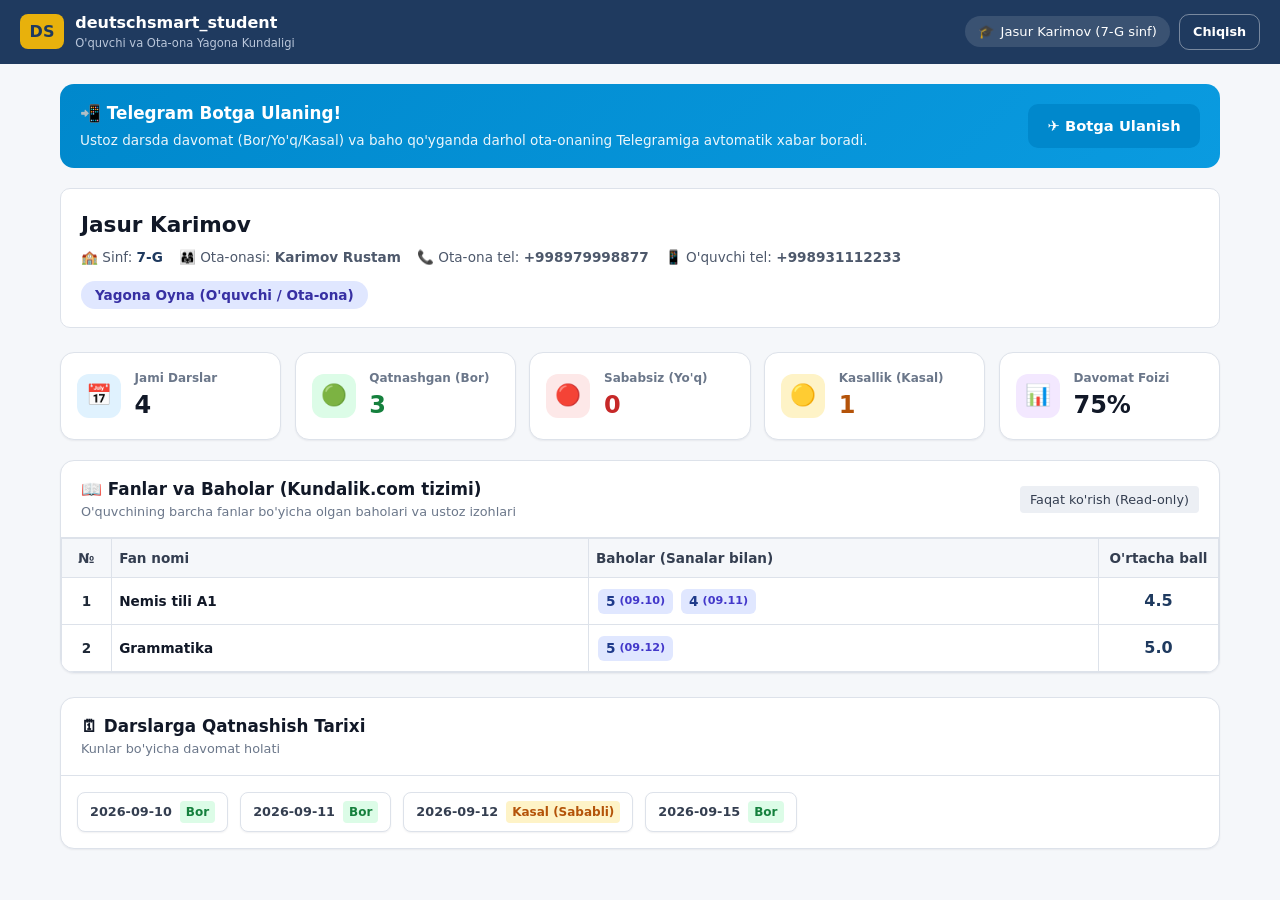
<file: student-dashboard.html>
<!DOCTYPE html>
<html lang="uz">
<head>
  <meta charset="UTF-8">
  <meta name="viewport" content="width=device-width, initial-scale=1.0">
  <title>O'quvchi va Ota-ona Kundaligi - Deutschsmart Student</title>
  <link rel="stylesheet" href="css/style.css">
  <link rel="icon" href="data:image/svg+xml,<svg xmlns='http://www.w3.org/2000/svg' viewBox='0 0 100 100'><text y='.9em' font-size='90'>🇩🇪</text></svg>">
</head>
<body>

  <!-- Top Header -->
  <header class="header">
    <div class="brand">
      <div class="brand-badge">DS</div>
      <div class="brand-text">
        <h1>deutschsmart_student</h1>
        <span>O'quvchi va Ota-ona Yagona Kundaligi</span>
      </div>
    </div>
    <div class="user-nav">
      <div class="user-badge" id="studentNavBadge">
        <span>🎓</span>
        <span id="studentNavName">Jasur Karimov (7-G sinf)</span>
      </div>
      <button class="btn btn-secondary btn-sm" id="logoutBtn">Chiqish</button>
    </div>
  </header>

  <div class="dashboard-container">

    <!-- Telegram Bot Bog'lanish Banneri -->
    <div class="tg-banner">
      <div class="tg-content">
        <h3>📲 Telegram Botga Ulaning!</h3>
        <p>
          Ustoz darsda davomat (Bor/Yo'q/Kasal) va baho qo'yganda darhol ota-onaning Telegramiga avtomatik xabar boradi.
        </p>
      </div>
      <button type="button" class="btn btn-telegram" onclick="openTelegramModal()">
        <span>✈️ Botga Ulanish</span>
      </button>
    </div>

    <!-- O'quvchi Profili Ma'lumotlar Kartochkasi -->
    <div style="background: var(--white); border-radius: 10px; padding: 1.25rem; border: 1px solid var(--gray-200); margin-bottom: 1.5rem; display: flex; justify-content: space-between; align-items: center; flex-wrap: wrap; gap: 1rem;">
      <div>
        <h2 id="studentFullNameDisplay" style="font-size: 1.35rem; color: var(--gray-900);">Jasur Karimov</h2>
        <div style="display: flex; gap: 1rem; font-size: 0.85rem; color: var(--gray-600); margin-top: 0.35rem; flex-wrap: wrap;">
          <span>🏫 Sinf: <strong id="studentClassDisplay" style="color: var(--primary);">7-G</strong></span>
          <span>👨‍👩‍👧 Ota-onasi: <strong id="parentNameDisplay">Karimov Rustam</strong></span>
          <span>📞 Ota-ona tel: <strong id="parentPhoneDisplay">+998979998877</strong></span>
          <span>📱 O'quvchi tel: <strong id="studentPhoneDisplay">+998931112233</strong></span>
        </div>
      </div>
      <div>
        <span id="roleLabelBadge" style="background: #e0e7ff; color: #3730a3; padding: 6px 14px; border-radius: 20px; font-weight: 700; font-size: 0.85rem;">
          Yagona Oyna (O'quvchi / Ota-ona)
        </span>
      </div>
    </div>

    <!-- Davomat Statistikasi Kartochkalari -->
    <div class="stats-grid">
      <div class="stat-card">
        <div class="stat-icon" style="background: #e0f2fe; color: #0284c7;">📅</div>
        <div class="stat-info">
          <h4>Jami Darslar</h4>
          <div class="stat-value" id="statTotalDays">0</div>
        </div>
      </div>

      <div class="stat-card">
        <div class="stat-icon" style="background: var(--success-bg); color: var(--success);">🟢</div>
        <div class="stat-info">
          <h4>Qatnashgan (Bor)</h4>
          <div class="stat-value" id="statPresentDays" style="color: var(--success);">0</div>
        </div>
      </div>

      <div class="stat-card">
        <div class="stat-icon" style="background: var(--danger-bg); color: var(--danger);">🔴</div>
        <div class="stat-info">
          <h4>Sababsiz (Yo'q)</h4>
          <div class="stat-value" id="statAbsentDays" style="color: var(--danger);">0</div>
        </div>
      </div>

      <div class="stat-card">
        <div class="stat-icon" style="background: var(--warning-bg); color: var(--warning);">🟡</div>
        <div class="stat-info">
          <h4>Kasallik (Kasal)</h4>
          <div class="stat-value" id="statSickDays" style="color: var(--warning);">0</div>
        </div>
      </div>

      <div class="stat-card">
        <div class="stat-icon" style="background: #f3e8ff; color: #7e22ce;">📊</div>
        <div class="stat-info">
          <h4>Davomat Foizi</h4>
          <div class="stat-value" id="statRate">100%</div>
        </div>
      </div>
    </div>

    <!-- Kundalik.com Uslubidagi Baholar Jadvali -->
    <div class="journal-card">
      <div class="journal-header">
        <div class="journal-title">
          <h3>📖 Fanlar va Baholar (Kundalik.com tizimi)</h3>
          <p>O'quvchining barcha fanlar bo'yicha olgan baholari va ustoz izohlari</p>
        </div>
        <span style="font-size: 0.8rem; background: var(--gray-100); color: var(--gray-700); padding: 4px 10px; border-radius: 4px;">
          Faqat ko'rish (Read-only)
        </span>
      </div>

      <div class="table-responsive">
        <table class="kundalik-table" style="text-align: left;">
          <thead>
            <tr>
              <th style="width: 50px; text-align: center;">№</th>
              <th style="min-width: 180px;">Fan nomi</th>
              <th>Baholar (Sanalar bilan)</th>
              <th style="width: 120px; text-align: center;">O'rtacha ball</th>
            </tr>
          </thead>
          <tbody id="studentGradesTbody">
            <!-- JS orqali to'ldiriladi -->
          </tbody>
        </table>
      </div>
    </div>

    <!-- Davomat Jurnali (Sanalar kesimida) -->
    <div class="journal-card">
      <div class="journal-header">
        <div class="journal-title">
          <h3>🗓 Darslarga Qatnashish Tarixi</h3>
          <p>Kunlar bo'yicha davomat holati</p>
        </div>
      </div>

      <div class="table-responsive" style="padding: 1rem;">
        <div id="attendanceTimeline" style="display: flex; flex-wrap: wrap; gap: 0.75rem;">
          <!-- JS orqali to'ldiriladi -->
        </div>
      </div>
    </div>

  </div>

  <!-- Telegram Bot Ulanish Modali -->
  <div id="tgModal" class="modal-backdrop" style="display: none;">
    <div class="modal-content" style="max-width: 460px; text-align: center;">
      <div class="modal-header">
        <h3>Telegram Botga Ulanish</h3>
        <button type="button" class="close-btn" onclick="closeTelegramModal()">&times;</button>
      </div>

      <div style="font-size: 3rem; margin-bottom: 0.75rem;">🤖</div>
      <h4 style="margin-bottom: 0.5rem; color: var(--gray-900);">@deutschsmart_student_bot</h4>
      <p style="font-size: 0.88rem; color: var(--gray-600); margin-bottom: 1.25rem; line-height: 1.4;">
        Telegram bot orqali har safar farzandingizga <strong>baho qo'yilganda</strong> yoki darsda <strong>yo'q / kasal</strong> deb belgilanganda darhol telefoningizga xabar olasiz.
      </p>

      <div style="background: var(--gray-50); border: 1px dashed var(--gray-300); padding: 1rem; border-radius: 8px; margin-bottom: 1.25rem;">
        <div style="font-size: 0.8rem; color: var(--gray-600); margin-bottom: 0.25rem;">Shaxsiy ulash havolasi:</div>
        <strong id="tgDeepLink" style="font-size: 0.95rem; color: #0088cc;">https://t.me/deutschsmart_student_bot?start=student_s1</strong>
      </div>

      <a id="tgDirectLink" href="https://t.me/deutschsmart_student_bot?start=student_s1" target="_blank" class="btn btn-telegram" style="width: 100%;">
        Telegramda Botni Ochish ✈️
      </a>
    </div>
  </div>

  <script type="module" src="js/student.js"></script>
</body>
</html>
</file>
<file: css/style.css>
:root{--primary:#1f3a5f;--primary-hover:#162c49;--primary-light:#eaf0f8;--accent:#2f6fdb;--gold:#e8b10c;
--success:#15803d;--success-bg:#dcfce7;--danger:#c62828;--danger-bg:#fde8e8;--warning:#b45309;--warning-bg:#fef3c7;
--gray-50:#f5f7fa;--gray-100:#eceff4;--gray-200:#dde2ea;--gray-300:#c3cad6;--gray-400:#94a0b3;--gray-500:#6b778a;--gray-600:#4d586b;--gray-700:#343e50;--gray-800:#1f2937;--gray-900:#111827;--white:#fff;
--radius:14px;--radius-sm:10px;--shadow-sm:0 1px 2px rgb(16 24 40/.06);--shadow:0 2px 10px rgb(16 24 40/.08);--shadow-lg:0 12px 32px rgb(16 24 40/.14);
--font-sans:'Manrope',system-ui,-apple-system,'Segoe UI',Roboto,sans-serif}
*{box-sizing:border-box;margin:0;padding:0;font-family:var(--font-sans)}
html{-webkit-text-size-adjust:100%}
body{background:var(--gray-50);color:var(--gray-800);line-height:1.5;min-height:100vh;min-height:100dvh}
:focus-visible{outline:3px solid var(--gold);outline-offset:2px}
button,input,select,textarea{font:inherit}

/* Header */
.header{background:var(--primary);color:var(--white);padding:.7rem 1.25rem;padding-top:calc(.7rem + env(safe-area-inset-top,0px));display:flex;justify-content:space-between;align-items:center;gap:.75rem;position:sticky;top:0;z-index:50}
.brand{display:flex;align-items:center;gap:.7rem;min-width:0}
.brand-badge{background:var(--gold);color:var(--primary);font-weight:800;font-size:1rem;padding:.35rem .6rem;border-radius:8px;flex:none}
.brand-text h1{font-size:1rem;font-weight:800;color:var(--white);white-space:nowrap;overflow:hidden;text-overflow:ellipsis}
.brand-text span{font-size:.72rem;color:#b9c6da;display:block}
.user-nav{display:flex;align-items:center;gap:.6rem;min-width:0}
.user-badge{background:rgb(255 255 255/.12);padding:.35rem .8rem;border-radius:99px;font-size:.82rem;display:flex;align-items:center;gap:.4rem;max-width:220px;overflow:hidden;white-space:nowrap;text-overflow:ellipsis}
.header .btn-secondary{background:transparent;color:var(--white);border-color:rgb(255 255 255/.4)}
.header .btn-secondary:hover{background:rgb(255 255 255/.14)}

/* Buttons */
.btn{display:inline-flex;align-items:center;justify-content:center;gap:.5rem;min-height:44px;padding:.6rem 1.15rem;font-size:.92rem;font-weight:700;border-radius:var(--radius-sm);border:1px solid transparent;cursor:pointer;transition:background .15s,transform .05s;text-decoration:none}
.btn:active{transform:scale(.98)}.btn:disabled{opacity:.6;cursor:wait}
.btn-block{width:100%}
.btn-primary{background:var(--primary);color:var(--white)}.btn-primary:hover{background:var(--primary-hover)}
.btn-secondary{background:var(--white);border-color:var(--gray-300);color:var(--gray-700)}.btn-secondary:hover{background:var(--gray-100)}
.btn-danger{background:var(--danger);color:var(--white)}.btn-success{background:var(--success);color:var(--white)}
.btn-telegram{background:#0088cc;color:var(--white)}.btn-telegram:hover{background:#0077b5}
.btn-sm{min-height:36px;padding:.3rem .8rem;font-size:.8rem}

/* Forms */
.form-group{margin-bottom:1.1rem}
.form-group label{display:block;font-size:.85rem;font-weight:700;color:var(--gray-700);margin-bottom:.35rem}
.form-control{width:100%;min-height:46px;padding:.65rem .9rem;font-size:1rem;border:1.5px solid var(--gray-300);border-radius:var(--radius-sm);background:var(--white);transition:border-color .15s,box-shadow .15s}
.form-control:focus{outline:none;border-color:var(--accent);box-shadow:0 0 0 3px rgb(47 111 219/.18)}
.form-text{font-size:.75rem;color:var(--gray-500);margin-top:.25rem}
.alert{padding:.75rem 1rem;border-radius:var(--radius-sm);font-size:.88rem;margin-bottom:1rem;display:flex;align-items:center;gap:.5rem}
.alert-danger{background:var(--danger-bg);color:var(--danger);border:1px solid #f5b5b5}
.alert-success{background:var(--success-bg);color:var(--success);border:1px solid #86efac}
.alert-warning{background:var(--warning-bg);color:var(--warning);border:1px solid #fde68a}

/* Auth */
.auth-wrapper{min-height:100vh;min-height:100dvh;display:flex;align-items:center;justify-content:center;padding:1rem;background:var(--primary)}
.auth-card{background:var(--white);border-radius:20px;box-shadow:var(--shadow-lg);width:100%;max-width:440px;padding:1.75rem}
.auth-brand{display:flex;align-items:center;gap:.6rem;font-weight:800;color:var(--primary);margin-bottom:1.25rem}
.auth-card h1{font-size:1.6rem;font-weight:800;color:var(--gray-900);line-height:1.2}
.auth-sub{color:var(--gray-500);font-size:.9rem;margin:.25rem 0 1.25rem}
.seg{display:grid;grid-template-columns:1fr 1fr;background:var(--gray-100);padding:4px;border-radius:12px;margin-bottom:1.25rem}
.seg button{border:0;background:transparent;min-height:40px;border-radius:9px;font-weight:700;color:var(--gray-600);cursor:pointer}
.seg button.active{background:var(--white);color:var(--primary);box-shadow:var(--shadow-sm)}
.phone-field{display:flex;align-items:stretch}
.phone-prefix{display:flex;align-items:center;padding:0 .85rem;background:var(--gray-100);border:1.5px solid var(--gray-300);border-right:0;border-radius:var(--radius-sm) 0 0 var(--radius-sm);font-weight:700;color:var(--gray-700)}
.phone-field .form-control{border-radius:0 var(--radius-sm) var(--radius-sm) 0;letter-spacing:.03em}
.role-options{display:grid;grid-template-columns:1fr 1fr;gap:.75rem;margin-bottom:1.1rem}
.role-card{border:2px solid var(--gray-200);background:var(--white);border-radius:var(--radius-sm);padding:.85rem .5rem;text-align:center;cursor:pointer}
.role-card.active{border-color:var(--primary);background:var(--primary-light)}
.role-card .icon{font-size:1.6rem}.role-card h4{font-size:.9rem;color:var(--gray-900)}
.checkbox-grid{display:grid;grid-template-columns:repeat(auto-fill,minmax(150px,1fr));gap:.5rem;background:var(--gray-50);padding:.75rem;border-radius:var(--radius-sm);border:1px solid var(--gray-200)}
.checkbox-label{display:flex;align-items:center;gap:.5rem;font-size:.88rem;min-height:36px;cursor:pointer}
.checkbox-label input{width:18px;height:18px}

/* Modal */
.modal-backdrop{position:fixed;inset:0;background:rgb(15 23 42/.6);display:flex;align-items:center;justify-content:center;padding:1rem;z-index:100}
.modal-content{background:var(--white);border-radius:var(--radius);width:100%;max-width:520px;max-height:90vh;overflow-y:auto;box-shadow:var(--shadow-lg);padding:1.5rem}
.modal-header{display:flex;justify-content:space-between;align-items:center;margin-bottom:1rem;padding-bottom:.75rem;border-bottom:1px solid var(--gray-200)}
.modal-header h3{font-size:1.15rem}
.close-btn{background:transparent;border:0;font-size:1.8rem;cursor:pointer;color:var(--gray-600);width:44px;height:44px}

/* Dashboard */
.dashboard-container{max-width:1200px;margin:0 auto;padding:1.25rem}
.dashboard-toolbar{background:var(--white);padding:1rem 1.25rem;border-radius:var(--radius);box-shadow:var(--shadow-sm);border:1px solid var(--gray-200);display:flex;flex-wrap:wrap;gap:1rem;align-items:center;justify-content:space-between;margin-bottom:1.25rem}
.toolbar-filters{display:flex;align-items:center;gap:.75rem;flex-wrap:wrap}
.filter-group{display:flex;align-items:center;gap:.4rem}
.filter-group label{font-size:.85rem;font-weight:700;color:var(--gray-700)}
.journal-card,.archive-card{background:var(--white);border-radius:var(--radius);border:1px solid var(--gray-200);box-shadow:var(--shadow-sm);overflow:hidden;margin-bottom:1.5rem}
.archive-card{padding:1.1rem;overflow:visible}
.journal-header,.archive-header{padding:1rem 1.25rem;border-bottom:1px solid var(--gray-200);display:flex;justify-content:space-between;align-items:center;gap:.75rem;flex-wrap:wrap}
.journal-title h3,.archive-header h3{font-size:1.05rem;color:var(--gray-900)}
.journal-title p{font-size:.8rem;color:var(--gray-500)}
.table-responsive{width:100%;overflow-x:auto;-webkit-overflow-scrolling:touch}
.kundalik-table{width:100%;border-collapse:collapse;text-align:center;font-size:.85rem}
.kundalik-table th,.kundalik-table td{border:1px solid var(--gray-200);padding:.55rem .45rem;vertical-align:middle}
.kundalik-table th{background:var(--gray-50);color:var(--gray-700);font-weight:700}
.kundalik-table th.th-student,.kundalik-table td.td-student{text-align:left;position:sticky;left:0;z-index:5;min-width:150px;background:var(--gray-50)}
.kundalik-table td.td-student{background:var(--white);font-weight:700;border-right:2px solid var(--gray-300)}
.date-header{min-width:78px;font-size:.78rem}.date-header .date-num{font-size:.95rem;font-weight:800;color:var(--primary)}
.cell-content{display:flex;flex-direction:column;gap:.25rem;align-items:center}.cell-actions{display:flex;gap:.3rem}
.att-badge{display:inline-flex;align-items:center;justify-content:center;width:32px;height:32px;border-radius:50%;font-size:.8rem;font-weight:800;cursor:pointer}
.att-present{background:var(--success-bg);color:var(--success);border:1px solid var(--success)}
.att-absent{background:var(--danger-bg);color:var(--danger);border:1px solid var(--danger)}
.att-sick{background:var(--warning-bg);color:var(--warning);border:1px solid var(--warning)}
.att-none{background:var(--gray-100);color:var(--gray-500);border:1px dashed var(--gray-300)}
.grade-box{display:inline-flex;align-items:center;justify-content:center;min-width:32px;height:32px;padding:0 5px;border-radius:8px;font-weight:800;background:var(--primary-light);color:var(--primary);border:1px solid #c5d3e8;cursor:pointer}
.stats-grid{display:grid;grid-template-columns:repeat(auto-fit,minmax(170px,1fr));gap:.85rem;margin-bottom:1.25rem}
.stat-card{background:var(--white);border:1px solid var(--gray-200);border-radius:var(--radius);padding:1rem;box-shadow:var(--shadow-sm);display:flex;align-items:center;gap:.85rem}
.stat-icon{width:44px;height:44px;border-radius:12px;display:flex;align-items:center;justify-content:center;font-size:1.3rem;flex:none}
.stat-info h4{font-size:.75rem;color:var(--gray-500);font-weight:700}.stat-info .stat-value{font-size:1.5rem;font-weight:800;color:var(--gray-900)}
.tabs{display:flex;gap:.25rem;border-bottom:2px solid var(--gray-200);margin-bottom:1.25rem;overflow-x:auto}
.tab-btn{background:transparent;border:0;padding:.75rem 1rem;min-height:44px;font-weight:700;font-size:.92rem;color:var(--gray-500);cursor:pointer;border-bottom:3px solid transparent;margin-bottom:-2px;white-space:nowrap}
.tab-btn.active{color:var(--primary);border-bottom-color:var(--gold)}
.student-list-item{display:flex;justify-content:space-between;align-items:center;gap:.75rem;padding:.75rem;flex-wrap:wrap}
.student-meta{font-size:.8rem;color:var(--gray-600)}
.tg-banner{background:linear-gradient(135deg,#0088cc,#0a9be0);color:var(--white);padding:1.1rem 1.25rem;border-radius:var(--radius);margin-bottom:1.25rem;display:flex;justify-content:space-between;align-items:center;gap:1rem}
.tg-content h3{font-size:1.05rem;margin-bottom:.2rem}.tg-content p{font-size:.85rem;opacity:.92}

/* Telefon */
@media (max-width:768px){
  .dashboard-container{padding:.85rem}
  .header{padding-left:.85rem;padding-right:.85rem}
  .brand-text span,.user-badge{display:none}
  .dashboard-toolbar{flex-direction:column;align-items:stretch}
  .toolbar-filters{flex-direction:column;align-items:stretch}
  .filter-group{justify-content:space-between}.filter-group .form-control{width:65%!important}
  .tg-banner{flex-direction:column;text-align:center}.tg-banner .btn{width:100%}
  .stats-grid{grid-template-columns:1fr 1fr}
  .stat-card{flex-direction:column;align-items:flex-start;gap:.5rem}
  .modal-backdrop{align-items:flex-end;padding:0}
  .modal-content{max-width:none;border-radius:20px 20px 0 0;padding:1.25rem;padding-bottom:calc(1.25rem + env(safe-area-inset-bottom,0px))}
  .student-list-item{flex-direction:column;align-items:flex-start}
}
@media (max-width:420px){.auth-card{padding:1.35rem}.role-options{grid-template-columns:1fr}}
@media (prefers-reduced-motion:reduce){*{transition:none!important}}
</file>
